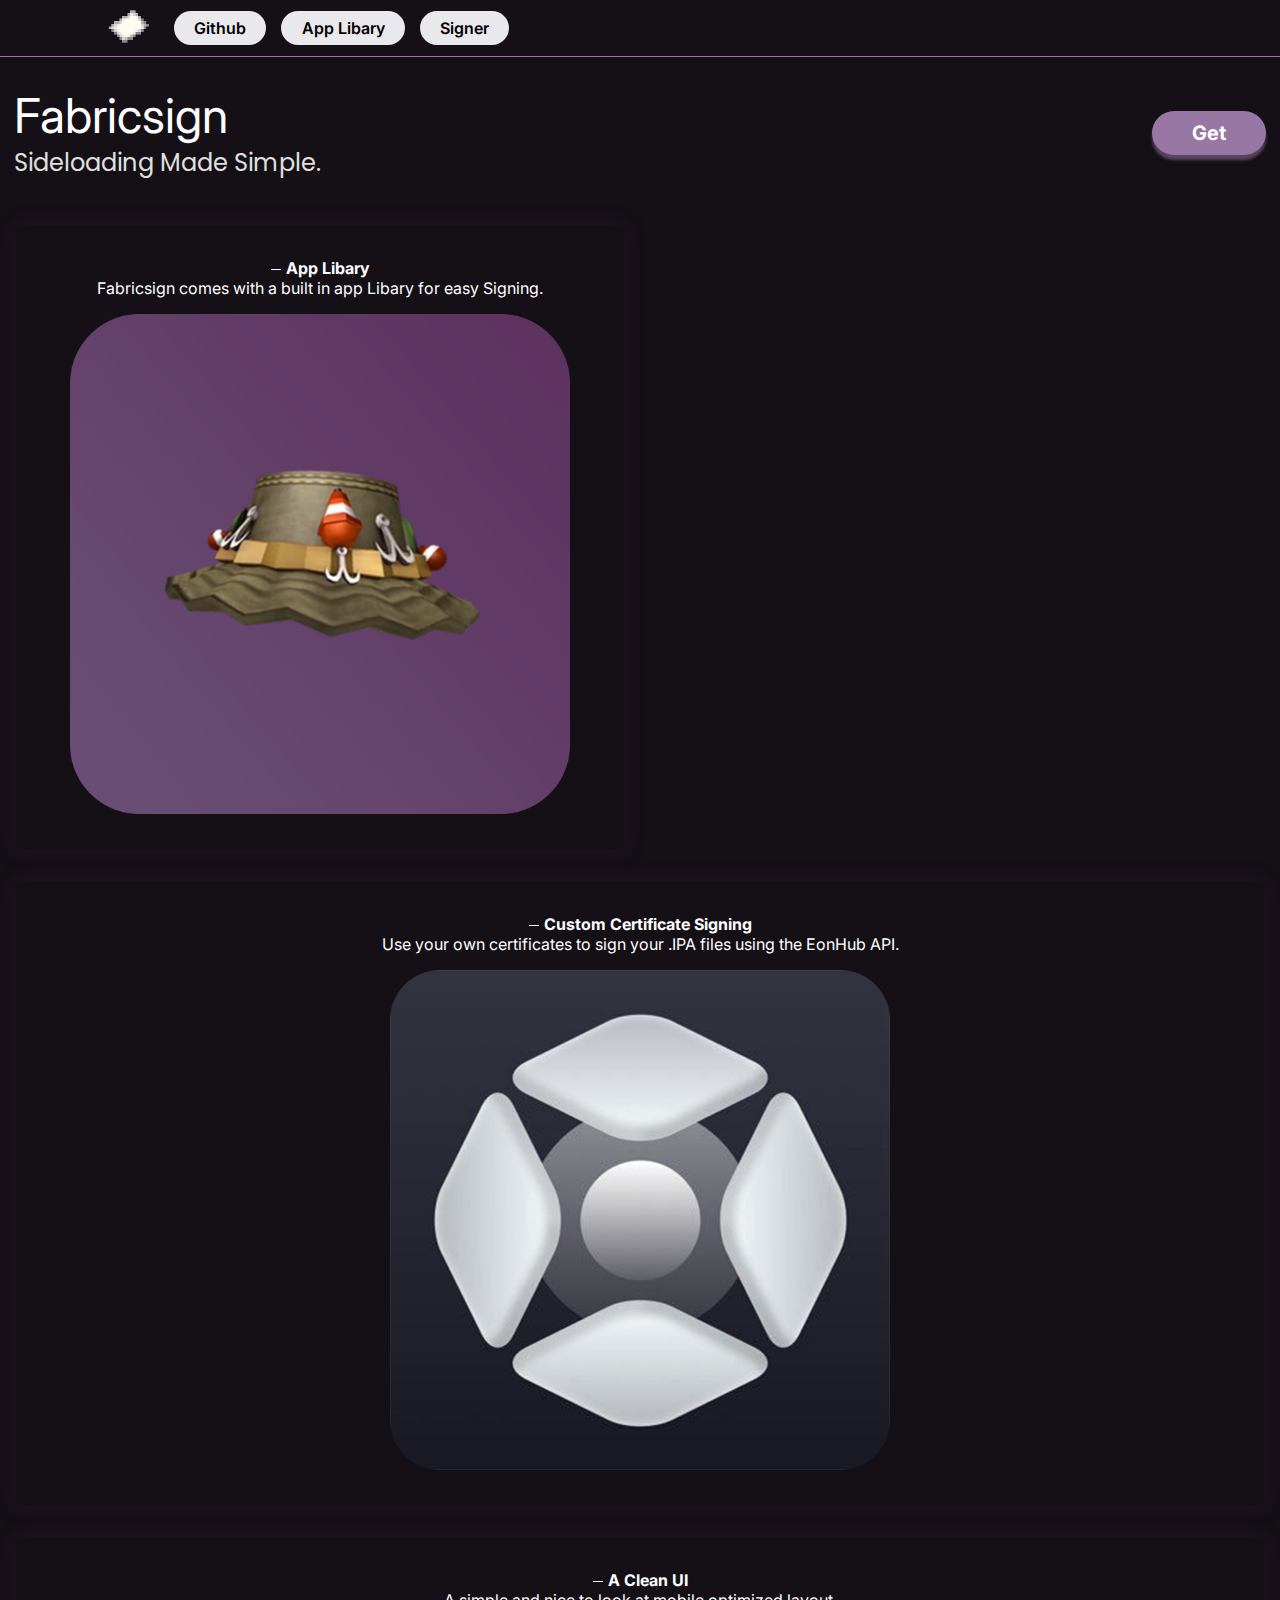
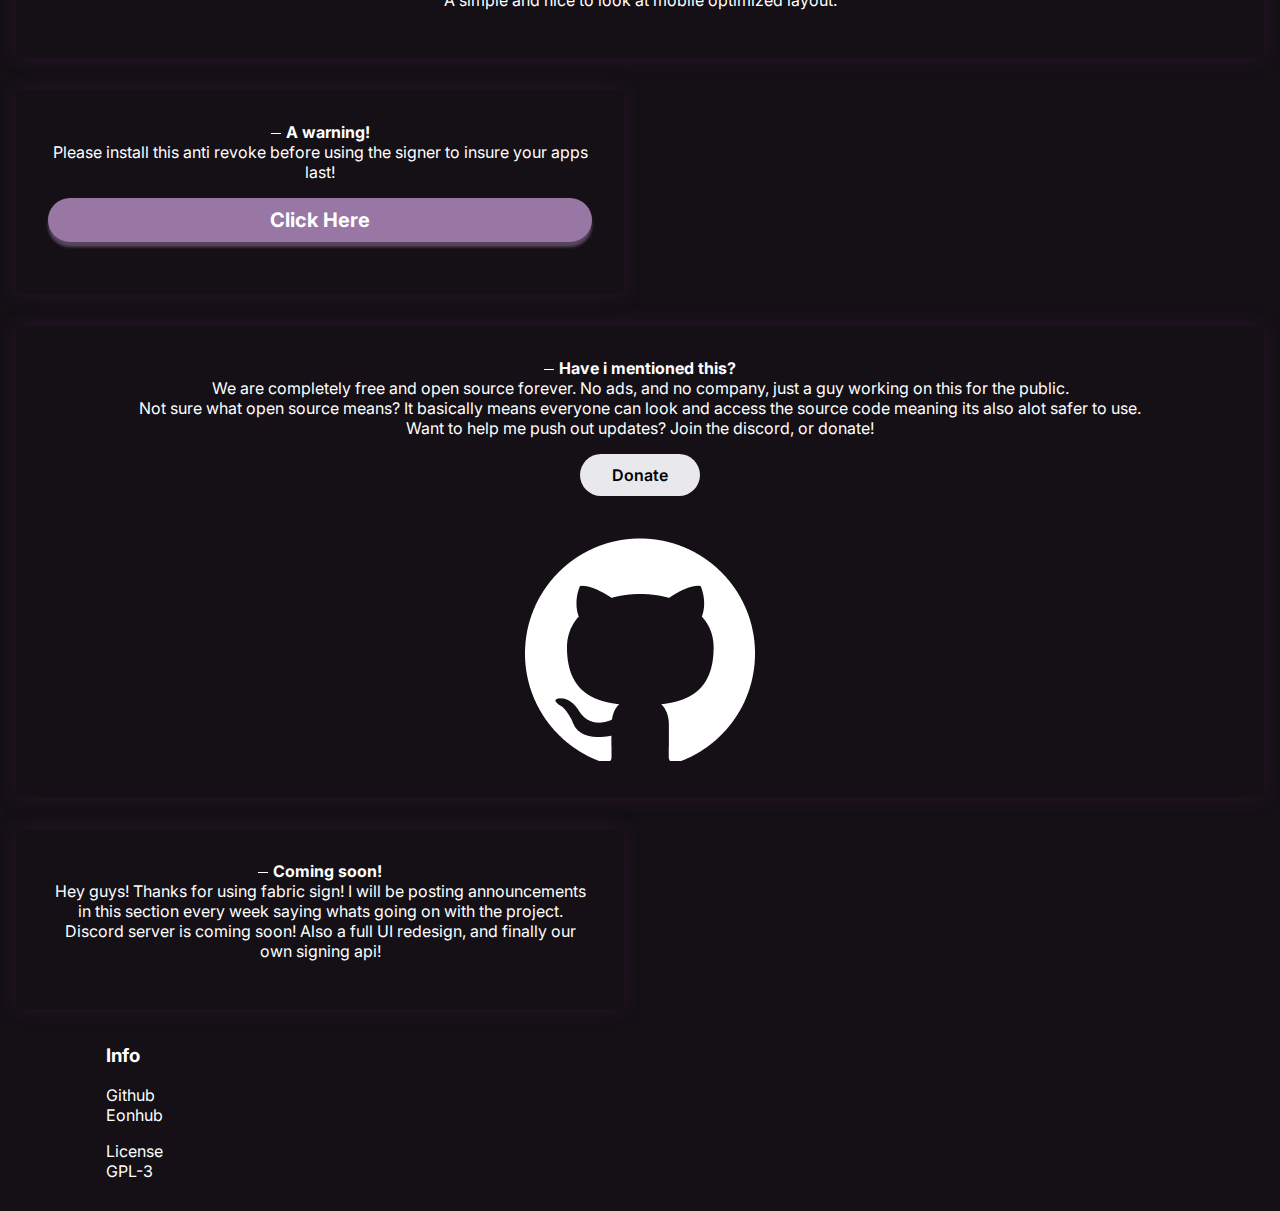
<file: index.html>
<!DOCTYPE html>
<html>
  <head>
    <meta charset="UTF-8">
    <meta name="viewport" content="width=device-width, initial-scale=1.0">
    <title>FabricSign</title>

    <!-- Apple Touch Icon -->
    <link rel="apple-touch-icon" sizes="700x700" href="Fabricsign.png">

    <!-- Fullscreen Mode -->
    <meta name="apple-mobile-web-app-capable" content="yes">

    <!-- Status Bar Appearance -->
    <meta name="apple-mobile-web-app-status-bar-style" content="black">

    <!-- Custom Navigation Bar Color -->
    <meta name="apple-mobile-web-app-title" content="FabricSigner">

    <!-- Splash Screen -->
    <link rel="apple-touch-startup-image" href="/splash.png" sizes="2048x2732">

    <!-- Disable Text Zooming -->
    <meta name="viewport" content="width=device-width, initial-scale=1, maximum-scale=1, user-scalable=0">

    <!-- description tag -->
    <meta name="description" content="Your custom description here.">

    <link rel="preconnect" href="https://fonts.googleapis.com">
    <link rel="preconnect" href="https://fonts.gstatic.com" crossorigin="">
    <link href="https://fonts.googleapis.com/css2?family=Inter:wght@500&display=swap" rel="stylesheet">
    <link href="https://fonts.googleapis.com/css2?family=Poppins:wght@500&amp;display=swap" rel="stylesheet">
    <link rel="manifest" href="web.webmanifest" />

    <!-- EMBED -->
    <meta property="og:title" content="FabricSign">
    <meta property="og:description" content="A website for sideloading, and some other cool iOS tweaks.">
    <meta property="og:image" content="/Fabricsign.png">
    <meta property="og:url" content="https://fabricsign.lol">

    <link rel="stylesheet" href="home.css">
    <link rel="icon" type="image/png" href="/fabsignfav.png">

    <script>
      document.addEventListener('DOMContentLoaded', function () {
          const donateButton = document.querySelector('.donate');
          const overlay = document.querySelector('.overlay');
    
          donateButton.addEventListener('click', function () {
              // Show the overlay and pop-up
              overlay.style.display = 'flex';
          });
    
          // Close the pop-up when clicking the close button
          document.querySelector('.close-btn').addEventListener('click', function () {
              overlay.style.display = 'none';
          });
      });
    </script>

  </head>
  <body>

    <div class="navbar">
      <div class="button-container">
        <a href="/index.html"><img src="/PaperNew.webp" class="paperimg" loading="lazy"></a>
        <a class="navlink" href="https://github.com/Poopsock98/Fabricsign">
          <p class="navtxt">Github</p>
        </a>
        <a class="navlink" href="/apprepo.html">
          <p class="navtxt">App Libary</p>
        </a>
        <a class="navlink" href="/FabricSign.html">
          <p class="navtxt">Signer</p>
        </a>
      </div>
    </div>

    <div class="about" style="padding: calc(30px + 56px) 0 30px;">

      <div class="contentblock">
        <div class="mainheader" style="margin-bottom: 30px;">
          <div class="headercontent" style="display: flex; align-items: center; gap: 20px; grid-gap: 20px;">
            <div class="header">
              <p class="title mobltxt" style="margin: 0;">Fabricsign</p>
              <p class="subtitle mobltxt2" style="margin: 0;">Sideloading Made Simple.</p>
            </div>
          </div>
          <a href="FabricSign.html"><button class="getbutton">Get</button></a>
        </div>
      </div>

      <div class="fetcontainer">
        <div class="feature">
          <center>
            <span>App Libary</span>
            <p>Fabricsign comes with a built in app Libary for easy Signing.</p>
            <div style="max-width: 500px;">
              <a>
                <img src="/fishrepo.png" style="max-width: 100%;" loading="lazy">
              </a>
            </div>
          </center>
        </div>
        <div class="feature span2">
          <center>
            <span>Custom Certificate Signing</span>
            <p>Use your own certificates to sign your .IPA files using the EonHub API.</p>
            <div style="max-width: 500px;">
              <a href="https://discord.gg/eonhub">
                <img src="/eonhub curve.png" style="max-width: 100%;" loading="lazy">
              </a>
            </div>
          </center>
        </div>
        <div class="feature span2">
          <center>
            <span>A Clean UI</span>
            <p>A simple and nice to look at mobile optimized layout.</p>
          </center>
        </div>
        <div class="feature">
          <center>
            <span>A warning!</span>
            <p>Please install this anti revoke before using the signer to insure your apps last!</p>
            <a href="https://raw.githubusercontent.com/toasty-dev/khoindvnenglish/main/khoindvntranslated.mobileconfig" style="text-decoration: none;"><p class="getbutton">Click Here</p></a>
          </center>
        </div>
        <div class="feature span2">
          <center>
            <span>Have i mentioned this?</span>
            <p>
              We are completely free and open source forever. No ads, and no company, just a guy working on this for the public.
              <br> Not sure what open source means? It basically means everyone can look and access the source code meaning its also alot safer to use.
              <br>Want to help me push out updates? Join the discord, or donate!
            </p>

            </p>
            <div style="width: 120px;">
                <p class="donate">Donate</p>
            </div>
            <div style="max-width: 500px;">
              <a href="https://github.com/Poopsock98/Fabricsign">
                <img src="/github-mark-white.png" loading="lazy">
              </a>
            </div>
          </center>
        </div>
        <div class="feature">
          <center>
            <span>Coming soon!</span>
            <p>Hey guys! Thanks for using fabric sign! I will be posting announcements in this section every week saying whats going on with the project. Discord server is coming soon! Also a full UI redesign, and finally our own signing api!</p>
          </center>
        </div>
      </div>

      <div class="overlay">
        <div class="popup">
            <span class="close-btn" style="cursor: pointer;">&times;</span>
            <h2>Donate</h2>
            <p>❤️ Thanks for your support ❤️</p>
            <p>CashApp: $imb3tterthany0u</p>
        </div>
      </div>

      <footer>

        <div class="content-block">

          <div class="footer-links">
            <div class="footer-link-section">
              <h3>Info</h3>
              <ul style="padding: 0;">
                <a href="https://github.com/toasty-dev/Fabricsign" style="text-decoration: none; color: white;">Github</a>
                <br>
                <a href="https://eonhubapp.com" style="text-decoration: none; color: white;">Eonhub</a>
              </ul>
            </div>
            <div class="footer-link-section">

            </div>
          </div>

          <div class="footer-license">
            License <br>
            GPL-3
          </div>

        </div>

      </footer>

    </div>

  </div>
</body>
</html>
</file>
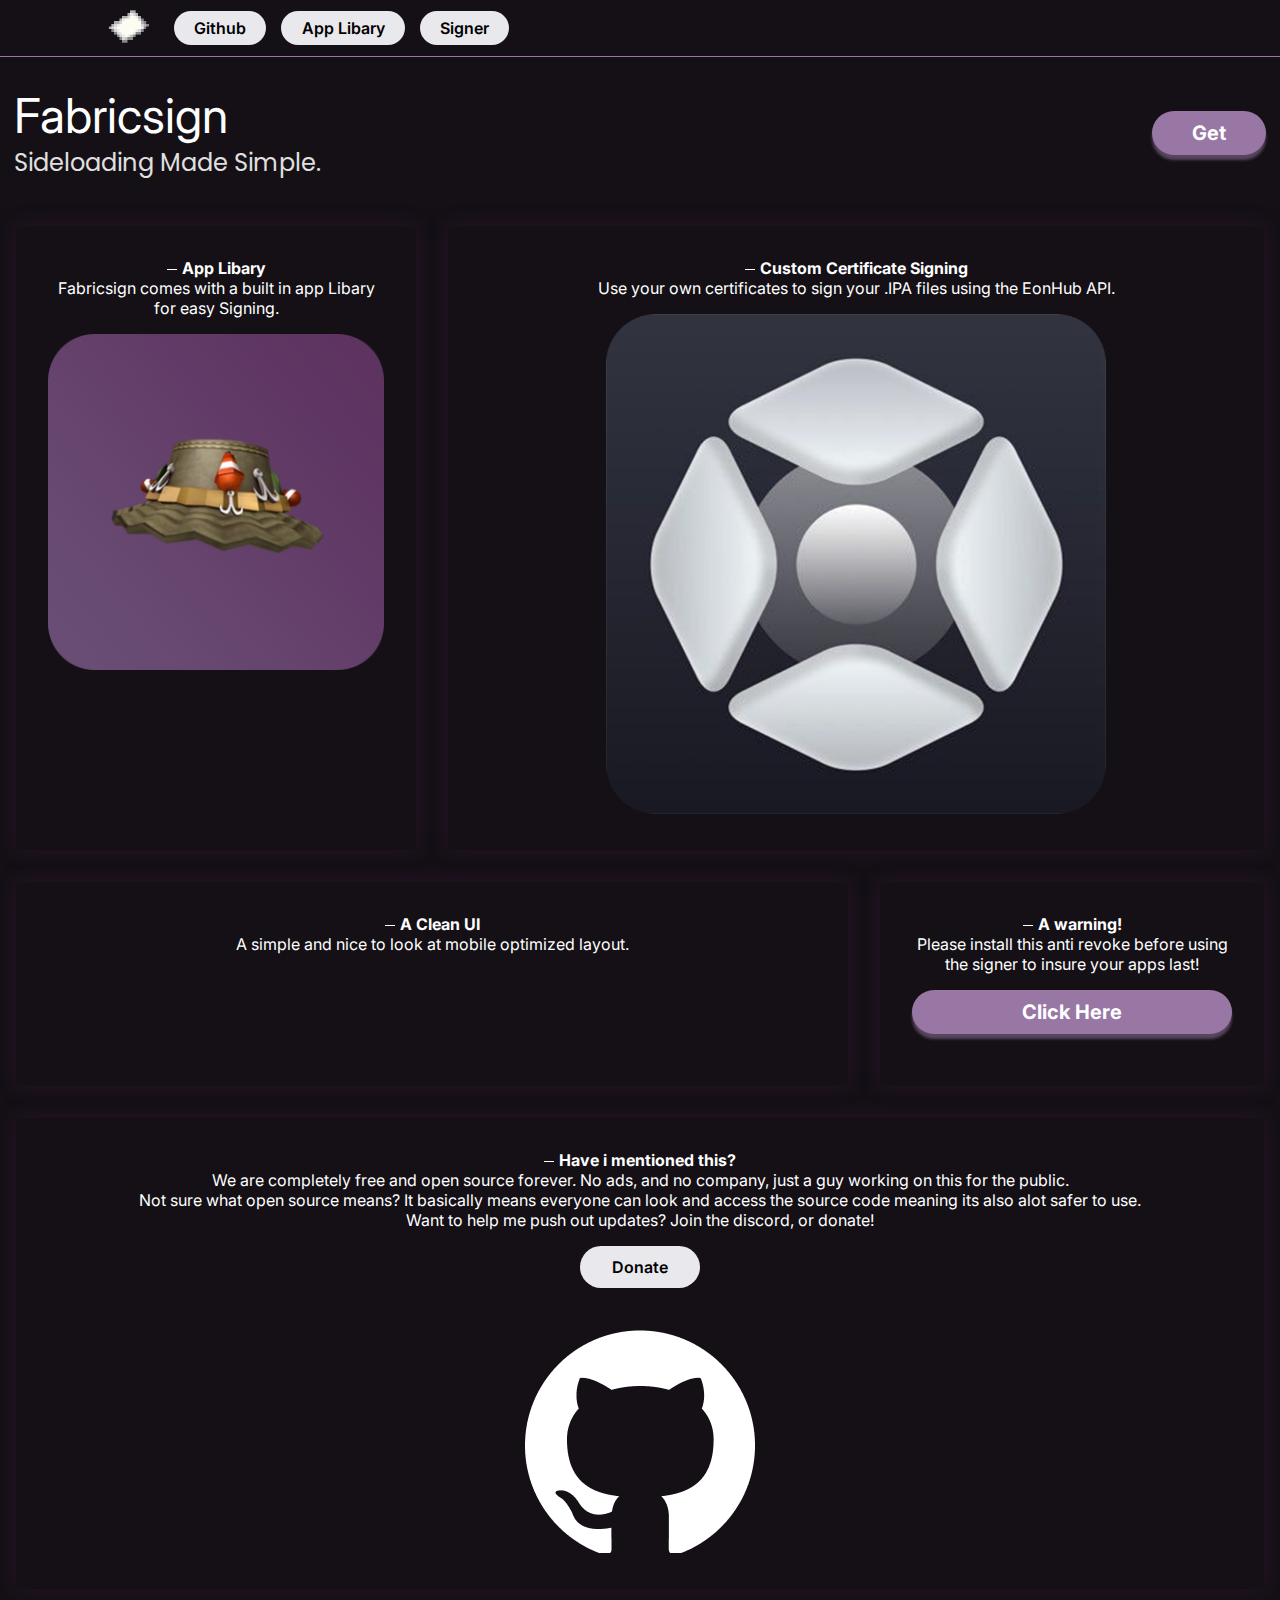
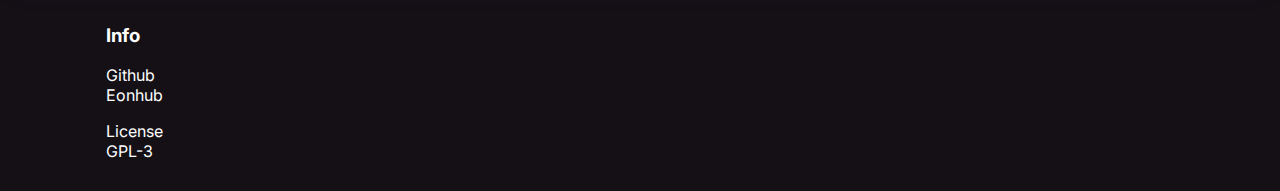
<file: home/index.html>
<!DOCTYPE html>
<html>
  <head>
    <meta charset="UTF-8">
    <meta name="viewport" content="width=device-width, initial-scale=1.0">
    <title>FabricSign</title>

    <!-- Apple Touch Icon -->
    <link rel="apple-touch-icon" sizes="700x700" href="Fabricsign.png">

    <!-- Fullscreen Mode -->
    <meta name="apple-mobile-web-app-capable" content="yes">

    <!-- Status Bar Appearance -->
    <meta name="apple-mobile-web-app-status-bar-style" content="black">

    <!-- Custom Navigation Bar Color -->
    <meta name="apple-mobile-web-app-title" content="FabricSigner">

    <!-- Splash Screen -->
    <link rel="apple-touch-startup-image" href="/splash.png" sizes="2048x2732">

    <!-- Disable Text Zooming -->
    <meta name="viewport" content="width=device-width, initial-scale=1, maximum-scale=1, user-scalable=0">

    <link rel="preconnect" href="https://fonts.googleapis.com">
    <link rel="preconnect" href="https://fonts.gstatic.com" crossorigin="">
    <link href="https://fonts.googleapis.com/css2?family=Inter:wght@500&display=swap" rel="stylesheet">
    <link href="https://fonts.googleapis.com/css2?family=Poppins:wght@500&amp;display=swap" rel="stylesheet">
    <link rel="manifest" href="web.webmanifest" />

    <link rel="stylesheet" href="home.css">
    <link rel="icon" type="image/png" href="/fabsignfav.png">

    <script>
      document.addEventListener('DOMContentLoaded', function () {
          const donateButton = document.querySelector('.donate');
          const overlay = document.querySelector('.overlay');
    
          donateButton.addEventListener('click', function () {
              // Show the overlay and pop-up
              overlay.style.display = 'flex';
          });
    
          // Close the pop-up when clicking the close button
          document.querySelector('.close-btn').addEventListener('click', function () {
              overlay.style.display = 'none';
          });
      });
    </script>

  </head>
  <body>

    <div class="navbar">
      <div class="button-container">
        <a href="/index.html"><img src="/PaperNew.webp" class="paperimg" loading="lazy"></a>
        <a class="navlink" href="https://github.com/Poopsock98/Fabricsign">
          <p class="navtxt">Github</p>
        </a>
        <a class="navlink" href="/apprepo.html">
          <p class="navtxt">App Libary</p>
        </a>
        <a class="navlink" href="/FabricSign.html">
          <p class="navtxt">Signer</p>
        </a>
      </div>
    </div>

    <div class="about" style="padding: calc(30px + 56px) 0 30px;">

      <div class="contentblock">
        <div class="mainheader" style="margin-bottom: 30px;">
          <div class="headercontent" style="display: flex; align-items: center; gap: 20px; grid-gap: 20px;">
            <div class="header">
              <p class="title mobltxt" style="margin: 0;">Fabricsign</p>
              <p class="subtitle mobltxt2" style="margin: 0;">Sideloading Made Simple.</p>
            </div>
          </div>
          <a href="FabricSign.html"><button class="getbutton">Get</button></a>
        </div>
      </div>

      <div class="fetcontainer">
        <div class="feature">
          <center>
            <span>App Libary</span>
            <p>Fabricsign comes with a built in app Libary for easy Signing.</p>
            <div style="max-width: 500px;">
              <a>
                <img src="/fishrepo.png" style="max-width: 100%;" loading="lazy">
              </a>
            </div>
          </center>
        </div>
        <div class="feature span2">
          <center>
            <span>Custom Certificate Signing</span>
            <p>Use your own certificates to sign your .IPA files using the EonHub API.</p>
            <div style="max-width: 500px;">
              <a href="https://discord.gg/eonhub">
                <img src="/eonhub curve.png" style="max-width: 100%;" loading="lazy">
              </a>
            </div>
          </center>
        </div>
        <div class="feature span2">
          <center>
            <span>A Clean UI</span>
            <p>A simple and nice to look at mobile optimized layout.</p>
          </center>
        </div>
        <div class="feature">
          <center>
            <span>A warning!</span>
            <p>Please install this anti revoke before using the signer to insure your apps last!</p>
            <a href="https://raw.githubusercontent.com/toasty-dev/khoindvnenglish/main/khoindvntranslated.mobileconfig" style="text-decoration: none;"><p class="getbutton">Click Here</p></a>
          </center>
        </div>
        <div class="feature span3">
          <center>
            <span>Have i mentioned this?</span>
            <p>
              We are completely free and open source forever. No ads, and no company, just a guy working on this for the public.
              <br> Not sure what open source means? It basically means everyone can look and access the source code meaning its also alot safer to use.
              <br>Want to help me push out updates? Join the discord, or donate!
            </p>

            </p>
            <div style="width: 120px;">
                <p class="donate">Donate</p>
            </div>
            <div style="max-width: 500px;">
              <a href="https://github.com/Poopsock98/Fabricsign">
                <img src="/github-mark-white.png" loading="lazy">
              </a>
            </div>
          </center>
        </div>
      </div>

      <div class="overlay">
        <div class="popup">
            <span class="close-btn" style="cursor: pointer;">&times;</span>
            <h2>Donate</h2>
            <p>❤️ Thanks for your support ❤️</p>
            <p>CashApp: $imb3tterthany0u</p>
        </div>
      </div>

      <footer>

        <div class="content-block">

          <div class="footer-links">
            <div class="footer-link-section">
              <h3>Info</h3>
              <ul style="padding: 0;">
                <a href="https://github.com/toasty-dev/Fabricsign" style="text-decoration: none; color: white;">Github</a>
                <br>
                <a href="https://eonhubapp.com" style="text-decoration: none; color: white;">Eonhub</a>
              </ul>
            </div>
            <div class="footer-link-section">

            </div>
          </div>

          <div class="footer-license">
            License <br>
            GPL-3
          </div>

        </div>

      </footer>

    </div>

  </div>
</body>
</html>
</file>
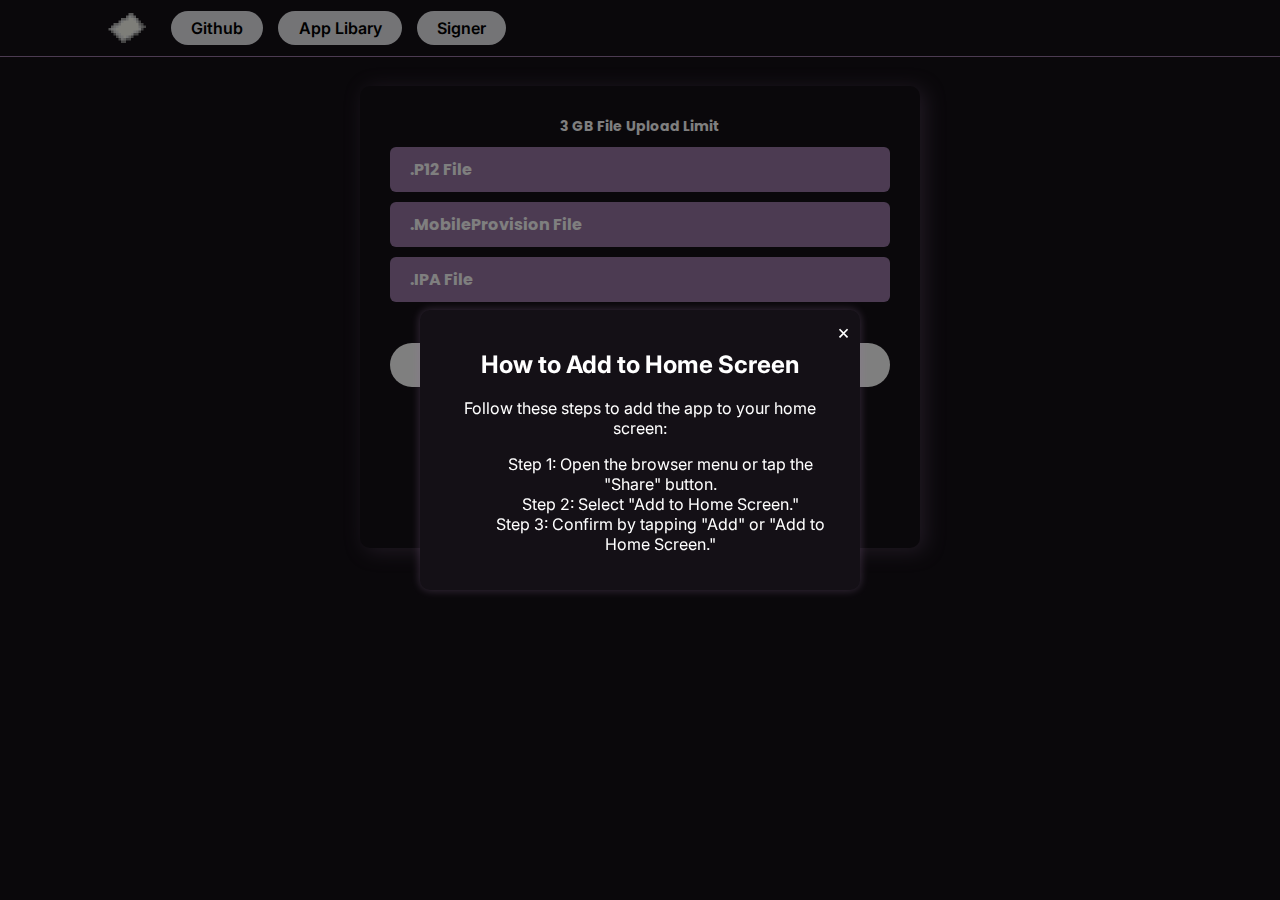
<file: FabricSign.html>
<html lang="en"><head>
    <meta charset="UTF-8">
    <meta name="viewport" content="width=device-width, initial-scale=1.0">
    <title>FabricSign</title>

    <!-- Apple Touch Icon -->
    <link rel="apple-touch-icon" sizes="700x700" href="Fabricsign.png">

    <!-- Fullscreen Mode -->
    <meta name="apple-mobile-web-app-capable" content="yes">

    <!-- Status Bar Appearance -->
    <meta name="apple-mobile-web-app-status-bar-style" content="black">

    <!-- Custom Navigation Bar Color -->
    <meta name="apple-mobile-web-app-title" content="FabricSigner">

    <!-- Splash Screen -->
    <link rel="apple-touch-startup-image" href="/splash.png" sizes="2048x2732">

    <!-- Disable Text Zooming -->
    <meta name="viewport" content="width=device-width, initial-scale=1, maximum-scale=1, user-scalable=0">

    <link rel="preconnect" href="https://fonts.googleapis.com">
    <link rel="preconnect" href="https://fonts.gstatic.com" crossorigin="">
    <link href="https://fonts.googleapis.com/css2?family=Poppins:wght@500&amp;display=swap" rel="stylesheet">
    <link href="https://fonts.googleapis.com/css2?family=Inter:wght@500&display=swap" rel="stylesheet">
    <link href="/sign.css" rel="stylesheet">
    <link rel="manifest" href="web.webmanifest" />

    <script>
        document.addEventListener('DOMContentLoaded', function () {
            const fileInputs = document.querySelectorAll('.custom-file-input');
    
            fileInputs.forEach(function (input) {
                input.addEventListener('change', function () {
                    const maxFileNameLength = 15;
                    const fileName = this.files[0].name;
                    let displayedFileName = fileName.length <= maxFileNameLength
                        ? fileName
                        : fileName.substring(0, maxFileNameLength) + '...';
    
                    const label = this.previousElementSibling; // Get the previous element, which is the label
                    label.textContent = displayedFileName;
                });
            });
        });
    </script>

    <script>
        document.addEventListener('DOMContentLoaded', function () {
            const overlay = document.querySelector('.overlay');

            // Check if the app is running in standalone mode (PWA)
            if (!window.matchMedia('(display-mode: standalone)').matches) {
                // Show the overlay and pop-up only if not in standalone mode
                overlay.style.display = 'flex';

                // Close the pop-up when clicking the close button
                document.querySelector('.close-btn').addEventListener('click', function () {
                    overlay.style.display = 'none';
                });
            }
        });
    </script>
</head>

<body>

    <div class="navbar">
        <div class="button-container">
          <a href="/index.html"><img src="/PaperNew.webp" loading="lazy" class="paperimg"></a>
          <a class="navlink" href="https://github.com/Poopsock98/Fabricsign">
            <p class="navtxt">Github</p>
          </a>
          <a class="navlink" href="/apprepo.html">
            <p class="navtxt">App Libary</p>
          </a>
          <a class="navlink" href="/FabricSign.html">
            <p class="navtxt">Signer</p>
          </a>
        </div>
      </div>

    <div class="centersign" style="padding-top: 86;">

        <form method="post" action="https://api.casp.dev/upload.php" enctype="multipart/form-data" id="uploadForm" name="uploadForm">
            <center>
                <label>3 GB File Upload Limit</label>
            </center>
    
            <label for="p12" class="custom-file-label">
                <span>.P12 File</span>
            </label>
            <input type="file" id="p12" name="p12" accept=".p12" class="custom-file-input" required>
      
            <label for="mobileprovision" class="custom-file-label">
                <span>.MobileProvision File</span>
            </label>
            <input type="file" id="mobileprovision" name="mobileprovision" accept=".mobileprovision" class="custom-file-input" required>
      
            <label for="ipa" class="custom-file-label">
                <span>.IPA File</span>
            </label>
            <input type="file" id="ipa" name="ipa" accept=".ipa" required="" class="custom-file-input">
            <center>
            <label for="pass" class="p12passlabel">Password of the certificate</label>
            </center>
            <input type="text" id="pass" name="pass" placeholder="Example: AppleP12.com" class="p12passinput" value="AppleP12.com" required>
            <center>
              <input type="submit" class="button" value="SIGN">
            </center>
            <center>
                <label> Powered by EonHub API</label>
                <label> Please use anti revoke before sideloading.</label>
            </center>
        </form>

        <div class="overlay">
            <div class="popup">
                <span class="close-btn">&times;</span>
                <h2>How to Add to Home Screen</h2>
                <p>Follow these steps to add the app to your home screen:</p>
                <ul>
                    <li style="list-style: none;">Step 1: Open the browser menu or tap the "Share" button.</li>
                    <li style="list-style: none;">Step 2: Select "Add to Home Screen."</li>
                    <li style="list-style: none;">Step 3: Confirm by tapping "Add" or "Add to Home Screen."</li>
                </ul>
            </div>
        </div>

    </div>

</body></html>
</file>
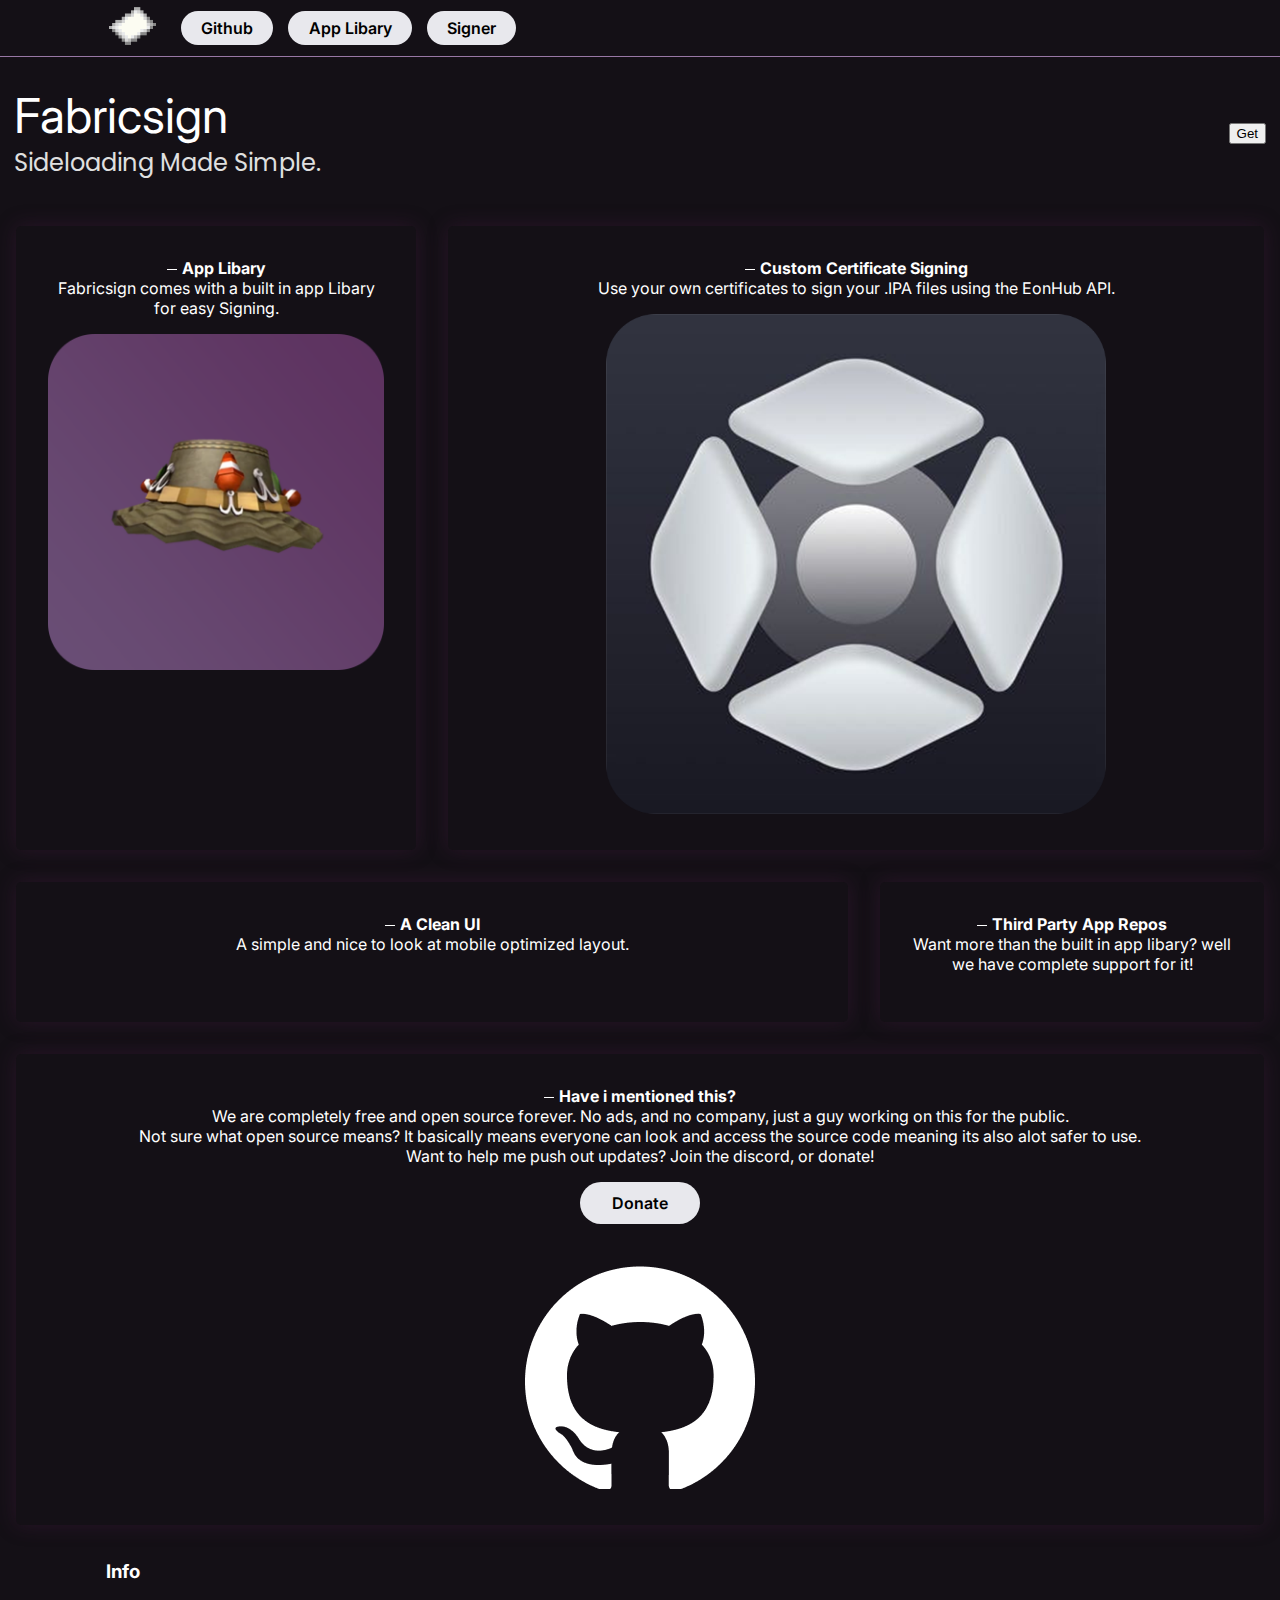
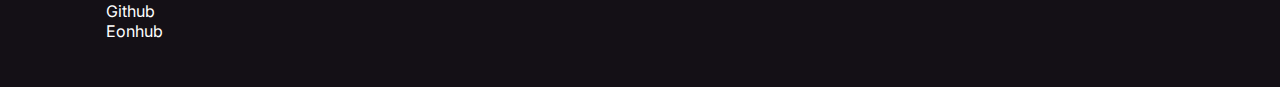
<file: FabricSignHome.html>
<!DOCTYPE html>
<html>
  <head>
    <meta charset="UTF-8">
    <meta name="viewport" content="width=device-width, initial-scale=1.0">
    <title>FabricSigner</title>

    <!-- Apple Touch Icon -->
    <link rel="apple-touch-icon" sizes="700x700" href="Fabricsign.png">

    <!-- Fullscreen Mode -->
    <meta name="apple-mobile-web-app-capable" content="yes">

    <!-- Status Bar Appearance -->
    <meta name="apple-mobile-web-app-status-bar-style" content="black">

    <!-- Custom Navigation Bar Color -->
    <meta name="apple-mobile-web-app-title" content="FabricSigner">

    <!-- Splash Screen -->
    <link rel="apple-touch-startup-image" href="/splash.png" sizes="2048x2732">

    <!-- Disable Text Zooming -->
    <meta name="viewport" content="width=device-width, initial-scale=1, maximum-scale=1, user-scalable=0">

    <link rel="preconnect" href="https://fonts.googleapis.com">
    <link rel="preconnect" href="https://fonts.gstatic.com" crossorigin="">
    <link href="https://fonts.googleapis.com/css2?family=Inter:wght@500&display=swap" rel="stylesheet">
    <link href="https://fonts.googleapis.com/css2?family=Poppins:wght@500&amp;display=swap" rel="stylesheet">

    <link rel="stylesheet" href="home.css">

  </head>
  <body>

    <div class="navbar">
      <div class="button-container">
        <a href="FabricSignHome.html"><img src="/PaperNew.webp" style="height: 50px; margin-right: 10px;" loading="lazy"></a>
        <a class="navlink" href="https://github.com/Poopsock98/Fabricsign">
          <p class="navtxt">Github</p>
        </a>
        <a class="navlink" href="/apprepo.html">
          <p class="navtxt">App Libary</p>
        </a>
        <a class="navlink" href="/FabricSign.html">
          <p class="navtxt">Signer</p>
        </a>
      </div>
    </div>

    <div class="about" style="padding: calc(30px + 56px) 0 30px;">

      <div class="contentblock">
        <div class="mainheader" style="margin-bottom: 30px;">
          <div class="headercontent" style="display: flex; align-items: center; gap: 20px; grid-gap: 20px;">
            <div class="header">
              <p class="title mobltxt" style="margin: 0;">Fabricsign</p>
              <p class="subtitle mobltxt2" style="margin: 0;">Sideloading Made Simple.</p>
            </div>
          </div>
          <a href="FabricSign.html"><button class="button1">Get</button></a>
        </div>
      </div>

      <div class="fetcontainer">
        <div class="feature">
          <center>
            <span>App Libary</span>
            <p>Fabricsign comes with a built in app Libary for easy Signing.</p>
            <div style="max-width: 500px;">
              <a>
                <img src="/fishrepo.png" style="max-width: 100%;" loading="lazy">
              </a>
            </div>
          </center>
        </div>
        <div class="feature span2">
          <center>
            <span>Custom Certificate Signing</span>
            <p>Use your own certificates to sign your .IPA files using the EonHub API.</p>
            <div style="max-width: 500px;">
              <a href="https://discord.gg/eonhub">
                <img src="/eonhub curve.png" style="max-width: 100%;" loading="lazy">
              </a>
            </div>
          </center>
        </div>
        <div class="feature span2">
          <center>
            <span>A Clean UI</span>
            <p>A simple and nice to look at mobile optimized layout.</p>
          </center>
        </div>
        <div class="feature">
          <center>
            <span>Third Party App Repos</span>
            <p>Want more than the built in app libary? well we have complete support for it!</p>
          </center>
        </div>
        <div class="feature span3">
          <center>
            <span>Have i mentioned this?</span>
            <p>
              We are completely free and open source forever. No ads, and no company, just a guy working on this for the public.
              <br> Not sure what open source means? It basically means everyone can look and access the source code meaning its also alot safer to use.
              <br>Want to help me push out updates? Join the discord, or donate!
            </p>

            </p>
            <div style="width: 120px;">
              <a class="navlink" href="">
                <p class="donate">Donate</p>
              </a>
            </div>
            <div style="max-width: 500px;">
              <a href="https://github.com/Poopsock98/Fabricsign">
                <img src="/github-mark-white.png" loading="lazy">
              </a>
            </div>
          </center>
        </div>
      </div>

      <footer>

        <div class="content-block">

          <div class="footer-links">
            <div class="footer-link-section">
              <h3>Info</h3>
              <ul style="padding: 0;">
                <a href="https://github.com/Poopsock98/Fabricsign" style="text-decoration: none; color: white;">Github</a>
                <br>
                <a href="https://eonhubapp.com" style="text-decoration: none; color: white;">Eonhub</a>
              </ul>
            </div>
            <div class="footer-link-section">

            </div>
          </div>

          <div class="footer-license">

          </div>

        </div>

      </footer>

    </div>



  </div>
</body>
</html>
</file>
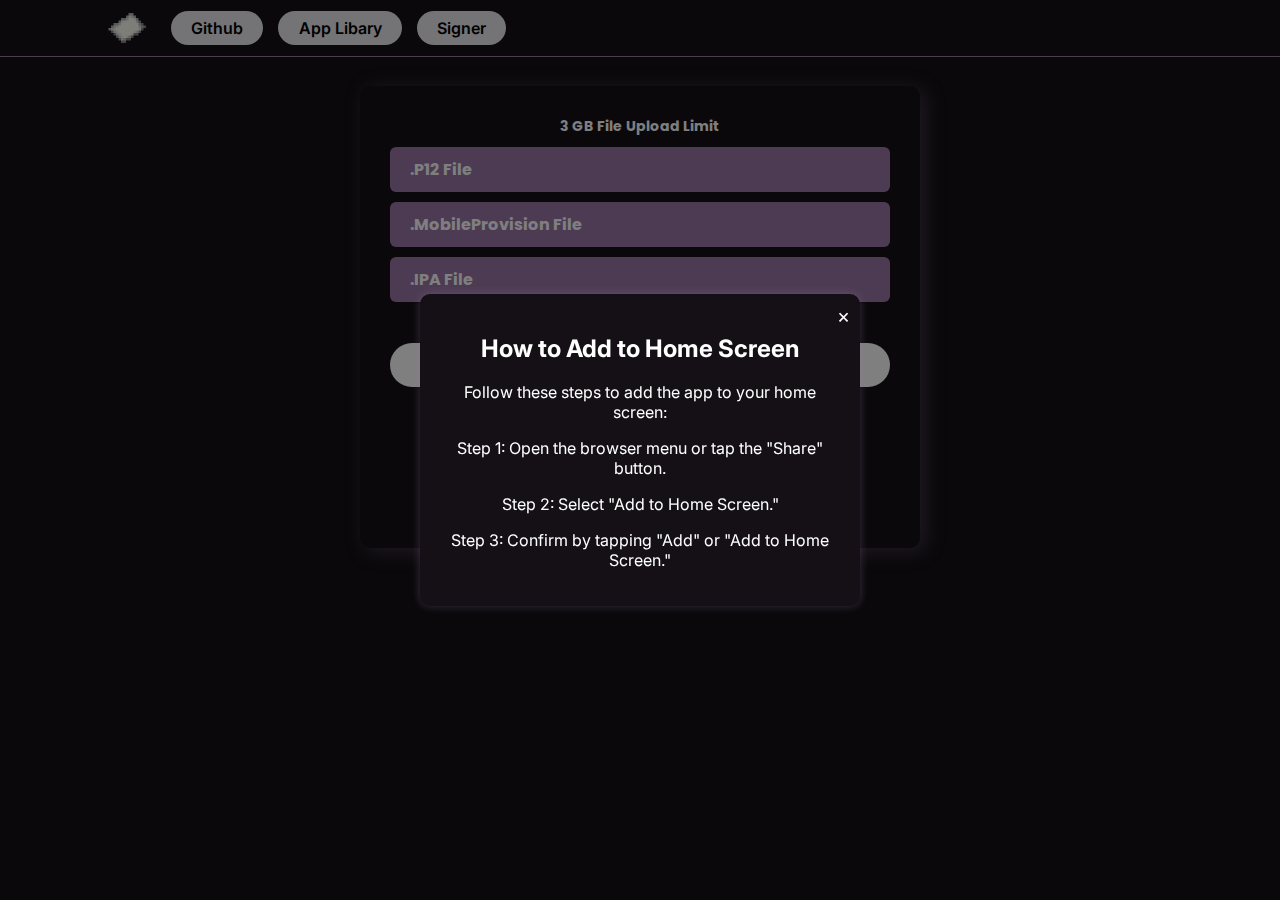
<file: sign/FabricSign.html>
<html lang="en"><head>
    <meta charset="UTF-8">
    <meta name="viewport" content="width=device-width, initial-scale=1.0">
    <title>FabricSign</title>

    <!-- Apple Touch Icon -->
    <link rel="apple-touch-icon" sizes="700x700" href="Fabricsign.png">

    <!-- Fullscreen Mode -->
    <meta name="apple-mobile-web-app-capable" content="yes">

    <!-- Status Bar Appearance -->
    <meta name="apple-mobile-web-app-status-bar-style" content="black">

    <!-- Custom Navigation Bar Color -->
    <meta name="apple-mobile-web-app-title" content="FabricSigner">

    <!-- Splash Screen -->
    <link rel="apple-touch-startup-image" href="/splash.png" sizes="2048x2732">

    <!-- Disable Text Zooming -->
    <meta name="viewport" content="width=device-width, initial-scale=1, maximum-scale=1, user-scalable=0">

    <link rel="preconnect" href="https://fonts.googleapis.com">
    <link rel="preconnect" href="https://fonts.gstatic.com" crossorigin="">
    <link href="https://fonts.googleapis.com/css2?family=Poppins:wght@500&amp;display=swap" rel="stylesheet">
    <link href="https://fonts.googleapis.com/css2?family=Inter:wght@500&display=swap" rel="stylesheet">
    <link href="/sign.css" rel="stylesheet">
    <link rel="icon" type="image/png" href="/fabsignfav.png">
    <link rel="manifest" href="web.webmanifest" />

    <script>
        document.addEventListener('DOMContentLoaded', function () {
            const fileInputs = document.querySelectorAll('.custom-file-input');
    
            fileInputs.forEach(function (input) {
                input.addEventListener('change', function () {
                    const maxFileNameLength = 15;
                    const fileName = this.files[0].name;
                    let displayedFileName = fileName.length <= maxFileNameLength
                        ? fileName
                        : fileName.substring(0, maxFileNameLength) + '...';
    
                    const label = this.previousElementSibling; // Get the previous element, which is the label
                    label.textContent = displayedFileName;
                });
            });
        });
    </script>

    <script>
        document.addEventListener('DOMContentLoaded', function () {
            const overlay = document.querySelector('.overlay');

            // Check if the app is running in standalone mode (PWA)
            if (!window.matchMedia('(display-mode: standalone)').matches) {
                // Show the overlay and pop-up only if not in standalone mode
                overlay.style.display = 'flex';

                // Close the pop-up when clicking the close button
                document.querySelector('.close-btn').addEventListener('click', function () {
                    overlay.style.display = 'none';
                });
            }
        });
    </script>
</head>

<body>

    <div class="navbar">
        <div class="button-container">
          <a href="/index.html"><img src="/PaperNew.webp" loading="lazy" class="paperimg"></a>
          <a class="navlink" href="https://github.com/Poopsock98/Fabricsign">
            <p class="navtxt">Github</p>
          </a>
          <a class="navlink" href="/apprepo.html">
            <p class="navtxt">App Libary</p>
          </a>
          <a class="navlink" href="/FabricSign.html">
            <p class="navtxt">Signer</p>
          </a>
        </div>
      </div>

    <div class="centersign" style="padding-top: 86;">

        <form method="post" action="https://api.casp.dev/upload.php" enctype="multipart/form-data" id="uploadForm" name="uploadForm">
            <center>
                <label>3 GB File Upload Limit</label>
            </center>
    
            <label for="p12" class="custom-file-label">
                <span>.P12 File</span>
            </label>
            <input type="file" id="p12" name="p12" accept=".p12" class="custom-file-input" required>
      
            <label for="mobileprovision" class="custom-file-label">
                <span>.MobileProvision File</span>
            </label>
            <input type="file" id="mobileprovision" name="mobileprovision" accept=".mobileprovision" class="custom-file-input" required>
      
            <label for="ipa" class="custom-file-label">
                <span>.IPA File</span>
            </label>
            <input type="file" id="ipa" name="ipa" accept=".ipa" required="" class="custom-file-input">
            <center>
            <label for="pass" class="p12passlabel">Password of the certificate</label>
            </center>
            <input type="text" id="pass" name="pass" placeholder="Example: AppleP12.com" class="p12passinput">
            <center>
              <input type="submit" class="button" value="SIGN">
            </center>
            <center>
                <label> Powered by EonHub API</label>
                <label> Please use anti revoke before sideloading.</label>
            </center>
        </form>

        <div class="overlay">
            <div class="popup">
                <span class="close-btn">&times;</span>
                <h2>How to Add to Home Screen</h2>
                <p>Follow these steps to add the app to your home screen:</p>
                <p>Step 1: Open the browser menu or tap the "Share" button.</p>
                <p>Step 2: Select "Add to Home Screen."</p>
                <p>Step 3: Confirm by tapping "Add" or "Add to Home Screen."</p>
            </div>
        </div>

    </div>

</body></html>
</file>
<file: home.css>
body {
  font-family: 'Inter';
  background-color: #141016;
  color: white;
  margin: 0;
  padding: 0;
}
.mainheader{
  display: flex;
  align-items: center;
  justify-content: space-between;
  grid-gap: 20px;
  gap: 20px;
  margin: 0 0 30px;
}
.contentblock{
  margin-right: 14px;
  margin-left: 14px;
  display: block;
}
.getbutton {
  padding: 10px 40px 10px 40px;
  border: none;
  background-color: #9877A5;
  color: white;
  border-radius: 100px;
  font-size: 20px;
  font-weight: bold;
  font-family: 'Inter';
  box-shadow: 0px 5px 3px #58465f;
  transition: background-color .25s, translate .25s, box-shadow .25s;
}

.getbutton:hover {
  background-color: #725c7a;
}

.getbutton:active {
  translate: 0px 5px;
  box-shadow: 0 0 0 0;
}

.title{
  font-size: 48px;
  font-weight: normal;
}

.subtitle{
  font-size: 24px;
  color: rgb(224, 224, 224);
  font-family: 'Poppins';
}

.fetcontainer{
  padding: 1em;
  display: grid;
  grid-gap: 2em;
  grid-template-columns: repeat(auto-fit, minmax(400px,1fr));

  .feature {
    padding: 2em;
    border-radius: .3em;
    box-shadow: 0px 0px 20px rgba(68, 27, 64, 0.445);

    p {
      margin-top: 0;
    }
    
    span{
      font-weight: bold;
      position: relative;
      margin-left: 15px;

      &::before {
        content: '';
        position: absolute;
        height: 1px;
        width: 10px;
        border-bottom: 1px solid rgb(255, 255, 255);
        top: 10px;
        left: -15px;
      }
    }
  }
}

.overlay {
  display: none;
  position: fixed;
  top: 0;
  left: 0;
  width: 100%;
  height: 100%;
  background-color: rgba(0, 0, 0, 0.5);
  align-items: center; 
  justify-content: center;
  z-index: 1000;
  color: white;
}       

.popup {
  background-color: #141016;
  padding: 20px;
  border-radius: 10px;
  box-shadow: 0 0 10px #9877A55a;
  max-width: 400px;
  text-align: center;
  position: relative; /* Added to make the position of .close-btn relative to .popup */
}

.close-btn {
  cursor: pointer;
  position: absolute;
  top: 10px;
  right: 10px;
  font-size: 20px;
  color: #ffffff; /* Added color for better visibility */
}


@media (min-width: 600px) {
  .span2 {
    grid-column: auto / span 2;
  }

  .span3 {
    grid-column: auto / span 3;
  }
}

@media (max-width: 600px) {
  .mobltxt {
    font-size: 36px;
  }

  .mobltxt2 {
    font-size: 15px;
  }

  .button1 {
    font-size: 15px;
  }
}

.footer-links{
  display: flex;
  flex-wrap: wrap;
  justify-content: flex-start;
}

.content-block {
  margin-left: 106px;
  margin-right: 106px;
}

.navbar {
  display: flex;
  position: fixed;
  width: 100%;
  top: 0;
  z-index: 11;
  height: 56px;
  overflow-x: auto;
  background-color: #141016;
  border-bottom: 1px solid #9877A5;
}

.button-container {
    display: flex;
    justify-content: center;
    align-items: center;
    gap: 15px;
    white-space: nowrap;
    padding-left: 106px;
    padding-right: 106px;
}

.navlink {
    text-decoration: none;
}

.navtxt {
    text-decoration: none;
    border-radius: 24px;
    border: 1px solid transparent;
    padding: .4em 1.2em;
    font-size: 16px;
    font-weight: 600;
    font-family: inherit;
    color: #000;
    background-color: #e8e8ed;
    cursor: pointer;
    transition: opacity .25s, background-color .25s, color .25s;
    margin: 0;
}

.navtxt:hover {
  opacity: 0.7;
}

.navtxt:active {
  opacity: 1;
  background-color: #765e77;
  color: white
}

.paperimg {
  height: 43px; 
  margin-right: 10px;
  transition: transform 0.65s;
}

.paperimg:hover {
  transform: rotate(365deg);
}

.paperimg:active {
  transform: scale(0.9);
}

.donate {
  text-decoration: none;
  border-radius: 24px;
  border: 1px solid transparent;
  max-width: 120px;
  padding: 10px 0px 10px 0;
  font-size: 16px;
  font-weight: 600;
  font-family: inherit;
  color: #000;
  background-color: #e8e8ed;
  cursor: pointer;
  transition: opacity .25s, background-color .25s, color .25s;
  margin-bottom: 40px;
}

.donate:hover {
  opacity: 0.7;
}

.donate:active {
  opacity: 1;
  background-color: #765e77;
  color: white
}

@media (max-width: 700px) {
  .navbar {
    width: auto;
  }
  .navtxt {
    font-size: 14px;
  }
  .button-container {
    padding-left: 10px;
    padding-right: 600px;
  }
  .fet-container {
    padding-left: 12px;
    padding-right: 12px;
  }
}
</file>
<file: home/home.css>
body {
  font-family: 'Inter';
  background-color: #141016;
  color: white;
  margin: 0;
  padding: 0;
}
.mainheader{
  display: flex;
  align-items: center;
  justify-content: space-between;
  grid-gap: 20px;
  gap: 20px;
  margin: 0 0 30px;
}
.contentblock{
  margin-right: 14px;
  margin-left: 14px;
  display: block;
}
.getbutton {
  padding: 10px 40px 10px 40px;
  border: none;
  background-color: #9877A5;
  color: white;
  border-radius: 100px;
  font-size: 20px;
  font-weight: bold;
  font-family: 'Inter';
  box-shadow: 0px 5px 3px #58465f;
  transition: background-color .25s, translate .25s, box-shadow .25s;
}

.getbutton:hover {
  background-color: #725c7a;
}

.getbutton:active {
  translate: 0px 5px;
  box-shadow: 0 0 0 0;
}

.title{
  font-size: 48px;
  font-weight: normal;
}

.subtitle{
  font-size: 24px;
  color: rgb(224, 224, 224);
  font-family: 'Poppins';
}

.fetcontainer{
  padding: 1em;
  display: grid;
  grid-gap: 2em;
  grid-template-columns: repeat(auto-fit, minmax(400px,1fr));

  .feature {
    padding: 2em;
    border-radius: .3em;
    box-shadow: 0px 0px 20px rgba(68, 27, 64, 0.445);

    p {
      margin-top: 0;
    }
    
    span{
      font-weight: bold;
      position: relative;
      margin-left: 15px;

      &::before {
        content: '';
        position: absolute;
        height: 1px;
        width: 10px;
        border-bottom: 1px solid rgb(255, 255, 255);
        top: 10px;
        left: -15px;
      }
    }
  }
}

.overlay {
  display: none;
  position: fixed;
  top: 0;
  left: 0;
  width: 100%;
  height: 100%;
  background-color: rgba(0, 0, 0, 0.5);
  align-items: center; 
  justify-content: center;
  z-index: 1000;
  color: white;
}       

.popup {
  background-color: #141016;
  padding: 20px;
  border-radius: 10px;
  box-shadow: 0 0 10px #9877A55a;
  max-width: 400px;
  text-align: center;
  position: relative; /* Added to make the position of .close-btn relative to .popup */
}

.close-btn {
  cursor: pointer;
  position: absolute;
  top: 10px;
  right: 10px;
  font-size: 20px;
  color: #ffffff; /* Added color for better visibility */
}


@media (min-width: 600px) {
  .span2 {
    grid-column: auto / span 2;
  }

  .span3 {
    grid-column: auto / span 3;
  }
}

@media (max-width: 600px) {
  .mobltxt {
    font-size: 36px;
  }

  .mobltxt2 {
    font-size: 15px;
  }

  .button1 {
    font-size: 15px;
  }
}

.footer-links{
  display: flex;
  flex-wrap: wrap;
  justify-content: flex-start;
}

.content-block {
  margin-left: 106px;
  margin-right: 106px;
}

.navbar {
  display: flex;
  position: fixed;
  width: 100%;
  top: 0;
  z-index: 11;
  height: 56px;
  overflow-x: auto;
  background-color: #141016;
  border-bottom: 1px solid #9877A5;
}

.button-container {
    display: flex;
    justify-content: center;
    align-items: center;
    gap: 15px;
    white-space: nowrap;
    padding-left: 106px;
    padding-right: 106px;
}

.navlink {
    text-decoration: none;
}

.navtxt {
    text-decoration: none;
    border-radius: 24px;
    border: 1px solid transparent;
    padding: .4em 1.2em;
    font-size: 16px;
    font-weight: 600;
    font-family: inherit;
    color: #000;
    background-color: #e8e8ed;
    cursor: pointer;
    transition: opacity .25s, background-color .25s, color .25s;
    margin: 0;
}

.navtxt:hover {
  opacity: 0.7;
}

.navtxt:active {
  opacity: 1;
  background-color: #765e77;
  color: white
}

.paperimg {
  height: 43px; 
  margin-right: 10px;
  transition: transform 0.65s;
}

.paperimg:hover {
  transform: rotate(365deg);
}

.paperimg:active {
  transform: scale(0.9);
}

.donate {
  text-decoration: none;
  border-radius: 24px;
  border: 1px solid transparent;
  max-width: 120px;
  padding: 10px 0px 10px 0;
  font-size: 16px;
  font-weight: 600;
  font-family: inherit;
  color: #000;
  background-color: #e8e8ed;
  cursor: pointer;
  transition: opacity .25s, background-color .25s, color .25s;
  margin-bottom: 40px;
}

.donate:hover {
  opacity: 0.7;
}

.donate:active {
  opacity: 1;
  background-color: #765e77;
  color: white
}

@media (max-width: 700px) {
  .navbar {
    width: auto;
  }
  .navtxt {
    font-size: 14px;
  }
  .button-container {
    padding-left: 10px;
    padding-right: 600px;
  }
  .fet-container {
    padding-left: 12px;
    padding-right: 12px;
  }
}
</file>
<file: sign.css>
body {
  font-family: 'Inter';
  background-color: #141016;
  margin: 0;
  padding: 0;
  min-height: 100vh;
}
form {
  background-color: #141016;
  padding: 30px;
  border-radius: 10px;
  box-shadow: 5px 3px 20px #9877A55a;
  width: 100%;
  max-width: 500px;
}
.centersign {
  display: flex;
  justify-content: center;
}
label {
  display: block;
  margin-bottom: 10px;
  font-size: 14px;
  color: #ffffff;
  font-weight: bold;
  font-family: 'Poppins';
}

/* Customized file input */
.custom-file-input {
  display: none;
}

.custom-file-label {
  background-color: #9877A5;
  color: #fff;
  padding: 10px 20px;
  border: none;
  border-radius: 6px;
  cursor: pointer;
  font-size: 16px;
  transition: background-color 0.3s ease;
  font-weight: bold;
  font-family: 'Poppins';
}

.custom-file-label:hover {
  background-color: #333;
}

/* Customized button */
.button {
  background-color: #604555;
  color: #ffffff;
  padding: 12px 20px;
  border: none;
  border-radius: 6px;
  cursor: pointer;
  font-size: 16px;
  transition: background-color 0.3s ease;
  margin-bottom: 10px;
  font-weight: bold;
  font-family: 'Poppins';
}

.button:hover {
  background-color: #333;
}

/* Custom Password Inputs*/
.p12passinput {
  border: 0px;
  border-radius: 100px;
  padding: 12px;
  margin-bottom: 10px;
  display: block;
  width: 100%;
  box-sizing: border-box;
  text-align: center;
  font-weight: bold;
  font-family: 'Poppins';
}

.navbar {
  display: flex;
  position: fixed;
  width: 100%;
  top: 0;
  z-index: 11;
  height: 56px;
  overflow-x: auto;
  background-color: #141016;
  border-bottom: 1px solid #9877A5;
}

.button-container {
    display: flex;
    justify-content: center;
    align-items: center;
    gap: 15px;
    white-space: nowrap;
    padding-left: 106px;
    padding-right: 106px;
}

.navlink {
    text-decoration: none;
}

.navtxt {
    text-decoration: none;
    border-radius: 24px;
    border: 1px solid transparent;
    padding: .4em 1.2em;
    font-size: 16px;
    font-weight: 600;
    font-family: inherit;
    color: #000;
    background-color: #e8e8ed;
    cursor: pointer;
    transition: opacity .25s, background-color .25s, color .25s;
    margin: 0;
}

.navtxt:hover {
  opacity: 0.7;
}

.navtxt:active {
  opacity: 1;
  background-color: #765e77;
  color: white
}

.paperimg {
  height: 40px; 
  margin-right: 10px;
  transition: transform 0.65s;
}

.paperimg:hover {
  transform: rotate(365deg);
}

.paperimg:active {
  transform: scale(0.9);
}

  @media (max-width: 700px) {
  .navbar {
      width: auto;
  }
  .navtxt {
      font-size: 16px;
  }
  .button-container {
      padding-left: 10px;
      padding-right: 600px;
  }
  }
  
  .overlay {
      display: none;
      position: fixed;
      top: 0;
      left: 0;
      width: 100%;
      height: 100%;
      background-color: rgba(0, 0, 0, 0.5);
      align-items: center; 
      justify-content: center;
      z-index: 1000;
      color: white;
  }       

.popup {
      background-color: #141016;
      padding: 20px;
      border-radius: 10px;
      box-shadow: 0 0 10px #9877A55a;
      max-width: 400px;
      text-align: center;
      position: relative; /* Added to make the position of .close-btn relative to .popup */
  }

  .close-btn {
      cursor: pointer;
      position: absolute;
      top: 10px;
      right: 10px;
      font-size: 20px;
      color: #ffffff; /* Added color for better visibility */
  }
</file>
